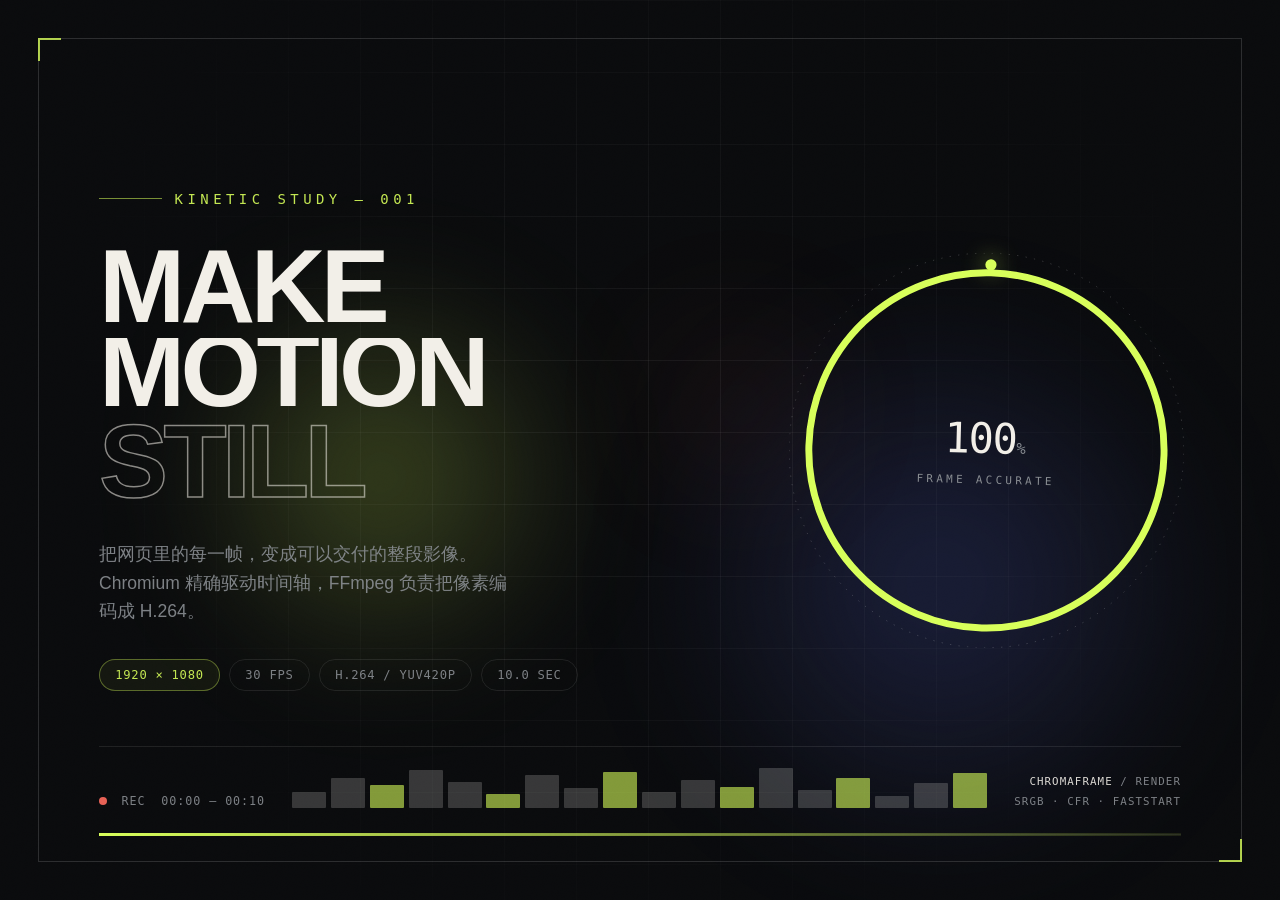
<file: examples/demo.html>
<!doctype html>
<html lang="zh-CN" data-cf-duration="10">
<head>
<meta charset="utf-8">
<title>Chromaframe Demo — Kinetic Study 001</title>
<style>
  :root {
    --bg: #0a0b0d;
    --ink: #f2efe8;
    --dim: #898d92;
    --accent: #d8ff5a;
    --line: rgba(255,255,255,0.10);
  }
  * { box-sizing: border-box; }
  html, body { margin: 0; width: 100%; height: 100%; overflow: hidden; background: var(--bg); }
  body {
    font-family: "Inter", "Segoe UI", "PingFang SC", "Microsoft YaHei", sans-serif;
    color: var(--ink);
    -webkit-font-smoothing: antialiased;
  }
  .stage { position: absolute; inset: 0; overflow: hidden; }

  .orb {
    position: absolute; border-radius: 50%; filter: blur(70px); opacity: 0.55;
    will-change: transform;
  }
  .orb.a {
    width: 46vmin; height: 46vmin; left: 8%; top: 12%;
    background: radial-gradient(circle, rgba(216,255,90,0.55), rgba(216,255,90,0) 68%);
    animation: drift-a 10s ease-in-out forwards;
  }
  .orb.b {
    width: 58vmin; height: 58vmin; right: 2%; bottom: -8%;
    background: radial-gradient(circle, rgba(102,120,255,0.42), rgba(102,120,255,0) 70%);
    animation: drift-b 10s ease-in-out forwards;
  }
  .orb.c {
    width: 26vmin; height: 26vmin; right: 26%; top: 16%;
    background: radial-gradient(circle, rgba(255,120,90,0.30), rgba(255,120,90,0) 70%);
    animation: drift-c 10s ease-in-out forwards;
  }
  @keyframes drift-a {
    0% { transform: translate3d(0,0,0) scale(0.9); }
    55% { transform: translate3d(22vmin, 10vmin, 0) scale(1.12); }
    100% { transform: translate3d(8vmin, 18vmin, 0) scale(1.0); }
  }
  @keyframes drift-b {
    0% { transform: translate3d(0, 8vmin, 0) scale(1.05); }
    60% { transform: translate3d(-18vmin, -6vmin, 0) scale(0.95); }
    100% { transform: translate3d(-6vmin, -14vmin, 0) scale(1.08); }
  }
  @keyframes drift-c {
    0% { transform: translate3d(0,0,0); opacity: 0; }
    30% { opacity: 0.8; }
    100% { transform: translate3d(-10vmin, 16vmin, 0); opacity: 0.35; }
  }

  .grid {
    position: absolute; inset: 0;
    background-image:
      linear-gradient(to right, var(--line) 1px, transparent 1px),
      linear-gradient(to bottom, var(--line) 1px, transparent 1px);
    background-size: 8vmin 8vmin;
    mask-image: radial-gradient(circle at 50% 45%, black 10%, transparent 78%);
    -webkit-mask-image: radial-gradient(circle at 50% 45%, black 10%, transparent 78%);
    opacity: 0.7;
    animation: grid-in 10s ease-out forwards;
  }
  @keyframes grid-in {
    0% { opacity: 0; transform: scale(1.06); }
    25% { opacity: 0.85; }
    100% { opacity: 0.55; transform: scale(1); }
  }

  .frame { position: absolute; inset: 4.2vmin; border: 1px solid rgba(255,255,255,0.14); }
  .frame::before, .frame::after {
    content: ""; position: absolute; width: 2.4vmin; height: 2.4vmin;
    border-color: var(--accent); border-style: solid; opacity: 0.8;
  }
  .frame::before { left: -1px; top: -1px; border-width: 2px 0 0 2px; }
  .frame::after { right: -1px; bottom: -1px; border-width: 0 2px 2px 0; }

  .content {
    position: absolute; inset: 0;
    display: grid;
    grid-template-columns: 1.25fr 0.75fr;
    align-items: center;
    padding: 0 11vmin;
    gap: 5vmin;
  }

  .eyebrow {
    display: flex; align-items: center; gap: 1.4vmin;
    font-family: "Cascadia Code", Consolas, monospace;
    font-size: 1.55vmin; letter-spacing: 0.32em; color: var(--accent);
    text-transform: uppercase;
    opacity: 0;
    animation: fade-up 10s cubic-bezier(.2,.7,.2,1) forwards;
  }
  .eyebrow .rule { width: 7vmin; height: 1px; background: var(--accent); opacity: 0.6; }

  h1 {
    margin: 3.4vmin 0 0;
    font-size: 11.5vmin;
    line-height: 0.88;
    letter-spacing: -0.045em;
    font-weight: 700;
  }
  h1 .row { overflow: hidden; display: block; }
  h1 .row span {
    display: block;
    transform: translateY(115%);
    animation: rise 10s cubic-bezier(.16,.84,.24,1) forwards;
  }
  h1 .row:nth-child(2) span { animation-delay: 0.12s; }
  h1 .row em { font-style: normal; color: transparent; -webkit-text-stroke: 1.5px rgba(242,239,232,0.55); }
  @keyframes rise {
    0% { transform: translateY(115%); }
    18% { transform: translateY(0); }
    100% { transform: translateY(-7%); }
  }
  @keyframes fade-up {
    0% { opacity: 0; transform: translateY(2vmin); }
    14% { opacity: 1; transform: translateY(0); }
    100% { opacity: 0.9; transform: translateY(-1vmin); }
  }

  .lede {
    margin: 3.2vmin 0 0;
    max-width: 46vmin;
    color: var(--dim);
    font-size: 1.95vmin;
    line-height: 1.65;
    opacity: 0;
    animation: fade-up 10s cubic-bezier(.2,.7,.2,1) 0.5s forwards;
  }

  .chips { display: flex; gap: 1vmin; margin-top: 3.6vmin; opacity: 0; animation: fade-up 10s ease 0.9s forwards; }
  .chip {
    font-family: "Cascadia Code", Consolas, monospace;
    font-size: 1.35vmin; letter-spacing: 0.06em;
    color: var(--dim);
    border: 1px solid var(--line);
    border-radius: 999px;
    padding: 0.9vmin 1.7vmin;
  }
  .chip.hot { color: var(--accent); border-color: rgba(216,255,90,0.4); background: rgba(216,255,90,0.06); }

  /* right dial */
  .dial-wrap {
    position: relative; display: flex; align-items: center; justify-content: center;
    aspect-ratio: 1; width: 100%;
    opacity: 0;
    animation: dial-in 10s cubic-bezier(.16,.84,.24,1) forwards;
  }
  @keyframes dial-in {
    0% { opacity: 0; transform: scale(0.9) rotate(-8deg); }
    22% { opacity: 1; transform: scale(1) rotate(0deg); }
    100% { opacity: 1; transform: scale(1.015) rotate(1.5deg); }
  }
  .dial { width: 100%; height: 100%; transform: rotate(-90deg); }
  .dial .track { fill: none; stroke: rgba(255,255,255,0.09); stroke-width: 1.1; }
  .dial .ticks { fill: none; stroke: rgba(255,255,255,0.25); stroke-width: 0.22; stroke-dasharray: 0.4 2.2; }
  .dial .prog {
    fill: none; stroke: var(--accent); stroke-width: 2.1; stroke-linecap: square;
    stroke-dasharray: 339.3;
    stroke-dashoffset: 339.3;
    animation: sweep 10s cubic-bezier(.35,0,.2,1) forwards;
  }
  @keyframes sweep {
    0% { stroke-dashoffset: 339.3; opacity: 0; }
    12% { opacity: 1; }
    86% { stroke-dashoffset: 31; }
    100% { stroke-dashoffset: 0; }
  }
  .dial-center {
    position: absolute; inset: 0; display: flex; flex-direction: column;
    align-items: center; justify-content: center; gap: 1.2vmin;
  }
  .counter {
    font-family: "Cascadia Code", Consolas, monospace;
    font-size: 4.6vmin; letter-spacing: -0.03em;
    font-variant-numeric: tabular-nums;
  }
  .counter small { font-size: 1.7vmin; color: var(--dim); letter-spacing: 0.18em; }
  .dial-label {
    font-family: "Cascadia Code", Consolas, monospace;
    font-size: 1.2vmin; color: var(--dim); letter-spacing: 0.3em; text-transform: uppercase;
  }
  .spark { position: absolute; width: 1.2vmin; height: 1.2vmin; border-radius: 50%; background: var(--accent); box-shadow: 0 0 2.4vmin rgba(216,255,90,0.8); top: 1.6%; left: 50%; transform: translateX(-50%); }

  /* bottom strip */
  .strip {
    position: absolute; left: 11vmin; right: 11vmin; bottom: 9.2vmin;
    display: flex; align-items: flex-end; gap: 3vmin;
    border-top: 1px solid var(--line);
    padding-top: 2.2vmin;
    opacity: 0;
    animation: fade-up 10s ease 0.7s forwards;
  }
  .transport { display: flex; align-items: center; gap: 1.6vmin; font-family: "Cascadia Code", Consolas, monospace; font-size: 1.3vmin; color: var(--dim); letter-spacing: 0.08em; white-space: nowrap; }
  .transport .rec { width: 0.9vmin; height: 0.9vmin; border-radius: 50%; background: #ff6b5e; }
  .bars { flex: 1; display: flex; align-items: flex-end; gap: 0.55vmin; height: 4.6vmin; }
  .bars i {
    flex: 1; background: rgba(242,239,232,0.22); border-radius: 1px;
    transform-origin: bottom;
    animation: eq 2.6s ease-in-out infinite alternate;
  }
  .bars i:nth-child(3n) { background: rgba(216,255,90,0.65); }
  .bars i:nth-child(4n) { animation-duration: 3.3s; }
  .bars i:nth-child(5n) { animation-duration: 1.9s; }
  @keyframes eq {
    0% { transform: scaleY(0.18); }
    100% { transform: scaleY(1); }
  }
  .bars i:nth-child(1) { height: 40%; animation-delay: -0.2s; }
  .bars i:nth-child(2) { height: 72%; animation-delay: -0.7s; }
  .bars i:nth-child(3) { height: 55%; animation-delay: -1.1s; }
  .bars i:nth-child(4) { height: 92%; animation-delay: -0.4s; }
  .bars i:nth-child(5) { height: 64%; animation-delay: -1.6s; }
  .bars i:nth-child(6) { height: 34%; animation-delay: -0.9s; }
  .bars i:nth-child(7) { height: 80%; animation-delay: -1.3s; }
  .bars i:nth-child(8) { height: 48%; animation-delay: -0.5s; }
  .bars i:nth-child(9) { height: 88%; animation-delay: -1.8s; }
  .bars i:nth-child(10) { height: 38%; animation-delay: -1.0s; }
  .bars i:nth-child(11) { height: 68%; animation-delay: -0.3s; }
  .bars i:nth-child(12) { height: 52%; animation-delay: -1.5s; }
  .bars i:nth-child(13) { height: 96%; animation-delay: -0.8s; }
  .bars i:nth-child(14) { height: 44%; animation-delay: -1.2s; }
  .bars i:nth-child(15) { height: 74%; animation-delay: -0.6s; }
  .bars i:nth-child(16) { height: 30%; animation-delay: -1.7s; }
  .bars i:nth-child(17) { height: 60%; animation-delay: -0.1s; }
  .bars i:nth-child(18) { height: 86%; animation-delay: -1.4s; }

  .meta { display: flex; flex-direction: column; align-items: flex-end; gap: 0.8vmin; font-family: "Cascadia Code", Consolas, monospace; font-size: 1.2vmin; color: var(--dim); letter-spacing: 0.1em; white-space: nowrap; }
  .meta b { color: var(--ink); font-weight: 500; }

  .playhead {
    position: absolute; left: 11vmin; right: 11vmin; bottom: 7.2vmin;
    height: 1px; background: rgba(255,255,255,0.07);
  }
  .playhead::after {
    content: ""; position: absolute; left: 0; top: -1px; height: 3px; width: 100%;
    background: linear-gradient(90deg, var(--accent), rgba(216,255,90,0.1));
    transform: scaleX(0); transform-origin: left;
    animation: progress 10s linear forwards;
  }
  @keyframes progress { to { transform: scaleX(1); } }

  .noise {
    position: absolute; inset: 0; pointer-events: none; opacity: 0.05; mix-blend-mode: overlay;
    background-image: url("data:image/svg+xml;utf8,<svg xmlns='http://www.w3.org/2000/svg' width='160' height='160'><filter id='n'><feTurbulence type='fractalNoise' baseFrequency='0.9' numOctaves='2'/></filter><rect width='160' height='160' filter='url(%23n)' opacity='0.55'/></svg>");
  }
</style>
</head>
<body>
<div class="stage">
  <div class="orb a"></div>
  <div class="orb b"></div>
  <div class="orb c"></div>
  <div class="grid"></div>
  <div class="frame"></div>

  <div class="content">
    <div>
      <div class="eyebrow"><span class="rule"></span>Kinetic study — 001</div>
      <h1>
        <span class="row"><span>MAKE</span></span>
        <span class="row"><span>MOTION <em>STILL</em></span></span>
      </h1>
      <p class="lede">把网页里的每一帧，变成可以交付的整段影像。Chromium 精确驱动时间轴，FFmpeg 负责把像素编码成 H.264。</p>
      <div class="chips">
        <span class="chip hot">1920 × 1080</span>
        <span class="chip">30 FPS</span>
        <span class="chip">H.264 / YUV420P</span>
        <span class="chip">10.0 SEC</span>
      </div>
    </div>

    <div class="dial-wrap">
      <svg class="dial" viewBox="0 0 120 120" aria-hidden="true">
        <circle class="track" cx="60" cy="60" r="54"></circle>
        <circle class="ticks" cx="60" cy="60" r="60"></circle>
        <circle class="prog" cx="60" cy="60" r="54"></circle>
      </svg>
      <div class="spark"></div>
      <div class="dial-center">
        <div class="counter">100<small>%</small></div>
        <div class="dial-label">Frame accurate</div>
      </div>
    </div>
  </div>

  <div class="strip">
    <div class="transport"><span class="rec"></span>REC&nbsp;&nbsp;00:00 — 00:10</div>
    <div class="bars">
      <i></i><i></i><i></i><i></i><i></i><i></i><i></i><i></i><i></i>
      <i></i><i></i><i></i><i></i><i></i><i></i><i></i><i></i><i></i>
    </div>
    <div class="meta"><span><b>CHROMAFRAME</b> / RENDER</span><span>SRGB · CFR · FASTSTART</span></div>
  </div>
  <div class="playhead"></div>
  <div class="noise"></div>
</div>
</body>
</html>
</file>
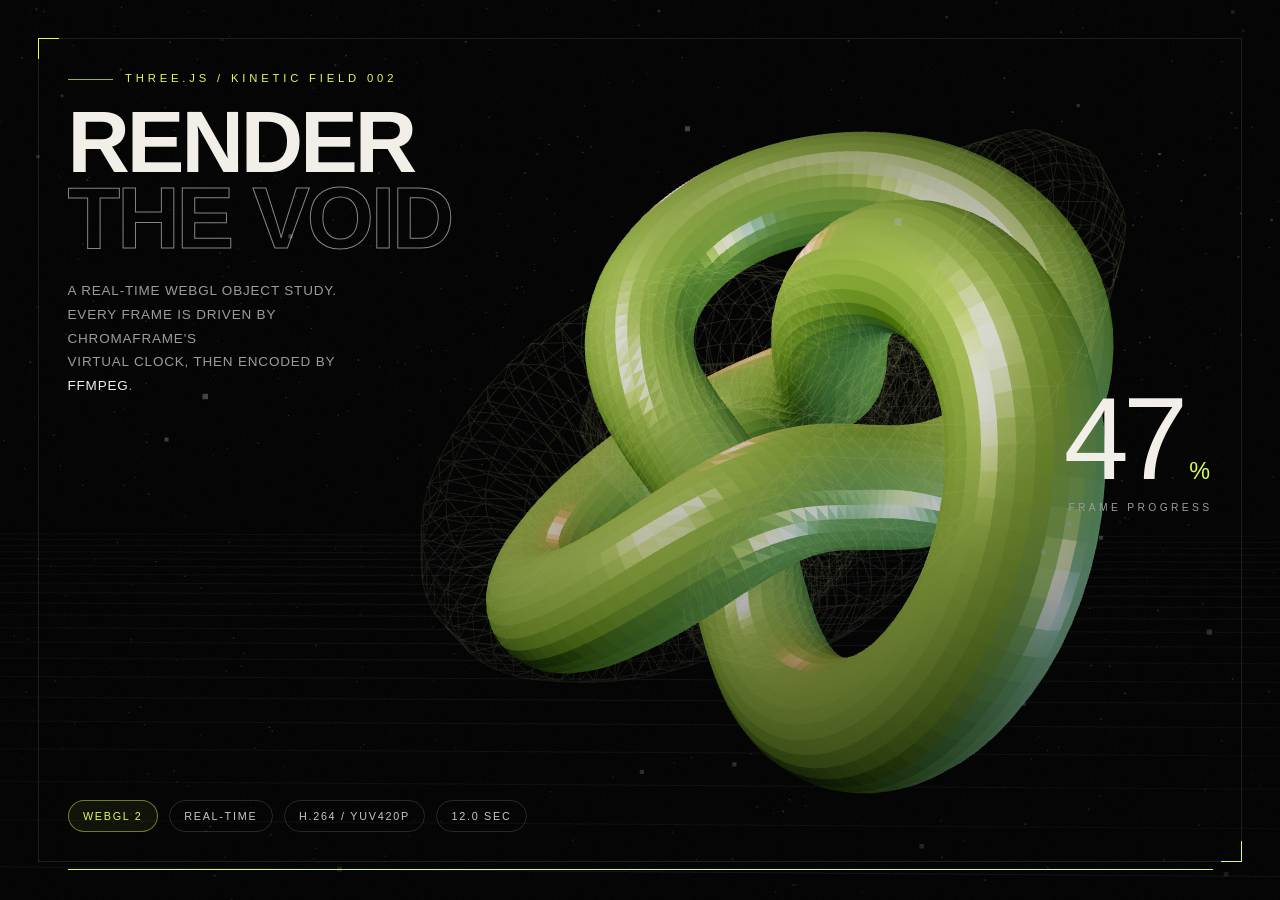
<file: examples/three.html>
<!doctype html>
<html lang="zh-CN" data-cf-duration="12">
<head>
<meta charset="utf-8">
<title>Chromaframe × three.js — Kinetic Field</title>
<meta name="viewport" content="width=device-width, initial-scale=1">
<style>
  html, body { margin: 0; width: 100%; height: 100%; overflow: hidden; background: #050608; }
  body { font-family: "Segoe UI", "Helvetica Neue", Arial, sans-serif; color: #f2efe8; }
  #scene { position: fixed; inset: 0; display: block; }
  .vignette {
    position: fixed; inset: 0; pointer-events: none;
    background:
      radial-gradient(ellipse at 50% 45%, rgba(0,0,0,0) 35%, rgba(0,0,0,0.55) 100%),
      linear-gradient(180deg, rgba(0,0,0,0.35), rgba(0,0,0,0) 30%, rgba(0,0,0,0.45));
  }
  .frame {
    position: fixed; inset: 4.2vmin; border: 1px solid rgba(255,255,255,0.10);
    pointer-events: none;
  }
  .frame::before, .frame::after {
    content: ""; position: absolute; width: 2.2vmin; height: 2.2vmin;
    border-color: #d8ff5a; border-style: solid;
  }
  .frame::before { left: -1px; top: -1px; border-width: 1px 0 0 1px; }
  .frame::after { right: -1px; bottom: -1px; border-width: 0 1px 1px 0; }
  .hud {
    position: fixed; left: 7.5vmin; top: 8vmin; pointer-events: none;
    text-transform: uppercase; letter-spacing: 0.2em;
  }
  .kicker { font-size: 1.25vmin; color: #d8ff5a; letter-spacing: 0.34em; }
  .kicker::before {
    content: ""; display: inline-block; width: 5vmin; height: 1px;
    background: #d8ff5a; vertical-align: middle; margin-right: 1.4vmin; opacity: .7;
  }
  h1 { margin: 2.2vmin 0 0; font-size: 9.6vmin; line-height: 0.88; letter-spacing: -0.035em; font-weight: 800; }
  h1 span { display: block; }
  h1 .outline {
    color: transparent; -webkit-text-stroke: 1px rgba(242,239,232,0.55);
  }
  .sub { margin-top: 2.6vmin; font-size: 1.5vmin; line-height: 1.75; letter-spacing: 0.06em; color: #9a9c9f; max-width: 34vmin; }
  .sub b { color: #f2efe8; font-weight: 500; }
  .meta {
    position: fixed; left: 7.5vmin; bottom: 7.6vmin; display: flex; gap: 1.2vmin; pointer-events: none;
  }
  .tag {
    padding: 1vmin 1.6vmin; border: 1px solid rgba(255,255,255,0.14);
    border-radius: 999px; font-size: 1.2vmin; letter-spacing: 0.16em; color: #c9c7c2;
  }
  .tag.on { color: #d8ff5a; border-color: rgba(216,255,90,0.45); background: rgba(216,255,90,0.06); }
  .right {
    position: fixed; right: 7.5vmin; top: 50%; transform: translateY(-50%);
    text-align: right; pointer-events: none;
  }
  .count { font-size: 13vmin; line-height: 0.9; font-weight: 200; letter-spacing: -0.05em; font-variant-numeric: tabular-nums; }
  .count small { font-size: 2.6vmin; letter-spacing: 0.1em; color: #d8ff5a; margin-left: 0.8vmin; }
  .count-label { margin-top: 1.2vmin; font-size: 1.15vmin; letter-spacing: 0.32em; color: #9a9c9f; text-transform: uppercase; }
  .scan {
    position: fixed; left: 7.5vmin; right: 7.5vmin; bottom: 3.3vmin; height: 1px;
    background: rgba(255,255,255,0.10); overflow: hidden;
  }
  .scan i {
    display: block; height: 100%; width: 100%; background: #d8ff5a;
    transform-origin: left center; transform: scaleX(0);
    animation: sweep 12s linear forwards;
  }
  @keyframes sweep { from { transform: scaleX(0); } to { transform: scaleX(1); } }
  .grain {
    position: fixed; inset: 0; pointer-events: none; opacity: .055;
    background-image: url("data:image/svg+xml,%3Csvg xmlns='http://www.w3.org/2000/svg' width='180' height='180'%3E%3Cfilter id='n'%3E%3CfeTurbulence type='fractalNoise' baseFrequency='0.9' numOctaves='3'/%3E%3C/filter%3E%3Crect width='100%25' height='100%25' filter='url(%23n)'/%3E%3C/svg%3E");
  }
</style>
</head>
<body>
<canvas id="scene"></canvas>
<div class="vignette"></div>
<div class="grain"></div>
<div class="frame"></div>

<div class="hud">
  <div class="kicker">three.js / kinetic field 002</div>
  <h1><span>RENDER</span><span class="outline">THE VOID</span></h1>
  <p class="sub">A real-time WebGL object study.<br>Every frame is driven by Chromaframe's<br>virtual clock, then encoded by <b>FFmpeg</b>.</p>
</div>

<div class="right">
  <div class="count"><span id="pct">0</span><small>%</small></div>
  <div class="count-label">frame progress</div>
</div>

<div class="meta">
  <div class="tag on">WEBGL 2</div>
  <div class="tag">REAL-TIME</div>
  <div class="tag">H.264 / YUV420P</div>
  <div class="tag">12.0 SEC</div>
</div>

<div class="scan"><i></i></div>

<script type="module">
import * as THREE from './vendor/three.module.js';

const canvas = document.getElementById('scene');
const renderer = new THREE.WebGLRenderer({ canvas, antialias: true, alpha: false });
renderer.setPixelRatio(1);
renderer.setSize(window.innerWidth, window.innerHeight, false);
renderer.outputColorSpace = THREE.SRGBColorSpace;
renderer.toneMapping = THREE.ACESFilmicToneMapping;
renderer.toneMappingExposure = 1.12;

const scene = new THREE.Scene();
scene.fog = new THREE.FogExp2(0x050608, 0.035);

const camera = new THREE.PerspectiveCamera(42, window.innerWidth / window.innerHeight, 0.1, 120);
camera.position.set(0, 0.4, 9.2);

// ---- lights -----------------------------------------------------------------
scene.add(new THREE.AmbientLight(0x33445c, 1.5));
const key = new THREE.PointLight(0xd8ff5a, 120, 30, 2);
key.position.set(-4, 3, 4);
scene.add(key);
const rim = new THREE.PointLight(0x3d7bff, 90, 30, 2);
rim.position.set(5, -2, 3);
scene.add(rim);
const back = new THREE.PointLight(0xff4d6d, 55, 25, 2);
back.position.set(0, 4, -6);
scene.add(back);
const top = new THREE.DirectionalLight(0xffffff, 2.4);
top.position.set(-5, 7, 5);
scene.add(top);
const fill = new THREE.DirectionalLight(0xd8ff5a, 1.8);
fill.position.set(6, -3, 4);
scene.add(fill);

// ---- hero: a faceted torus knot --------------------------------------------
const knotGeo = new THREE.TorusKnotGeometry(1.65, 0.46, 240, 28, 2, 3);
const knotMat = new THREE.MeshStandardMaterial({
  color: 0xa9c955,
  metalness: 0.55,
  roughness: 0.26,
  emissive: 0x111d05,
  emissiveIntensity: 0.5,
  flatShading: true
});
const knot = new THREE.Mesh(knotGeo, knotMat);
knot.position.set(1.6, 0.1, 0);
scene.add(knot);

// wireframe halo
const halo = new THREE.Mesh(
  new THREE.TorusKnotGeometry(1.72, 0.5, 180, 10, 2, 3),
  new THREE.MeshBasicMaterial({ color: 0xd8ff5a, wireframe: true, transparent: true, opacity: 0.075 })
);
halo.position.copy(knot.position);
scene.add(halo);

// ---- particles --------------------------------------------------------------
const COUNT = 1600;
const positions = new Float32Array(COUNT * 3);
const seeds = new Float32Array(COUNT);
for (let i = 0; i < COUNT; i++) {
  const r = 5.5 + Math.random() * 7.5;
  const theta = Math.random() * Math.PI * 2;
  const phi = Math.acos(2 * Math.random() - 1);
  positions[i * 3] = r * Math.sin(phi) * Math.cos(theta);
  positions[i * 3 + 1] = r * Math.cos(phi) * 0.55;
  positions[i * 3 + 2] = r * Math.sin(phi) * Math.sin(theta);
  seeds[i] = Math.random();
}
const pGeo = new THREE.BufferGeometry();
pGeo.setAttribute('position', new THREE.BufferAttribute(positions, 3));
pGeo.setAttribute('aSeed', new THREE.BufferAttribute(seeds, 1));
const pMat = new THREE.PointsMaterial({
  color: 0x9fb7c9, size: 0.035, transparent: true, opacity: 0.75,
  sizeAttenuation: true, depthWrite: false
});
const points = new THREE.Points(pGeo, pMat);
scene.add(points);

// ---- floor grid -------------------------------------------------------------
const grid = new THREE.GridHelper(40, 40, 0x2a3138, 0x141a1f);
grid.position.y = -3.4;
scene.add(grid);

// ---- animation --------------------------------------------------------------
let start = null;
const pct = document.getElementById('pct');
const durationMs = 12000;

function animate(now) {
  if (start === null) start = now;
  const t = Math.max(0, (now - start) / 1000);

  knot.rotation.x = t * 0.42;
  knot.rotation.y = t * 0.68;
  halo.rotation.x = -t * 0.31;
  halo.rotation.y = t * 0.47;

  points.rotation.y = t * 0.035;
  points.rotation.x = Math.sin(t * 0.22) * 0.08;
  pMat.opacity = 0.55 + Math.sin(t * 0.9) * 0.16;

  camera.position.x = Math.sin(t * 0.22) * 0.6;
  camera.position.y = 0.4 + Math.sin(t * 0.31) * 0.18;
  camera.lookAt(0.4, 0, 0);

  key.intensity = 110 + Math.sin(t * 1.4) * 30;
  rim.intensity = 80 + Math.cos(t * 0.9) * 24;

  pct.textContent = String(Math.min(100, Math.round((t * 1000 / durationMs) * 100)));

  renderer.render(scene, camera);
  requestAnimationFrame(animate);
}

function resize() {
  const w = window.innerWidth, h = window.innerHeight;
  renderer.setSize(w, h, false);
  camera.aspect = w / h;
  camera.updateProjectionMatrix();
}
window.addEventListener('resize', resize);
resize();
requestAnimationFrame(animate);

// Expose readiness for Chromaframe's controller.
window.__threeReady = true;
</script>
</body>
</html>
</file>
